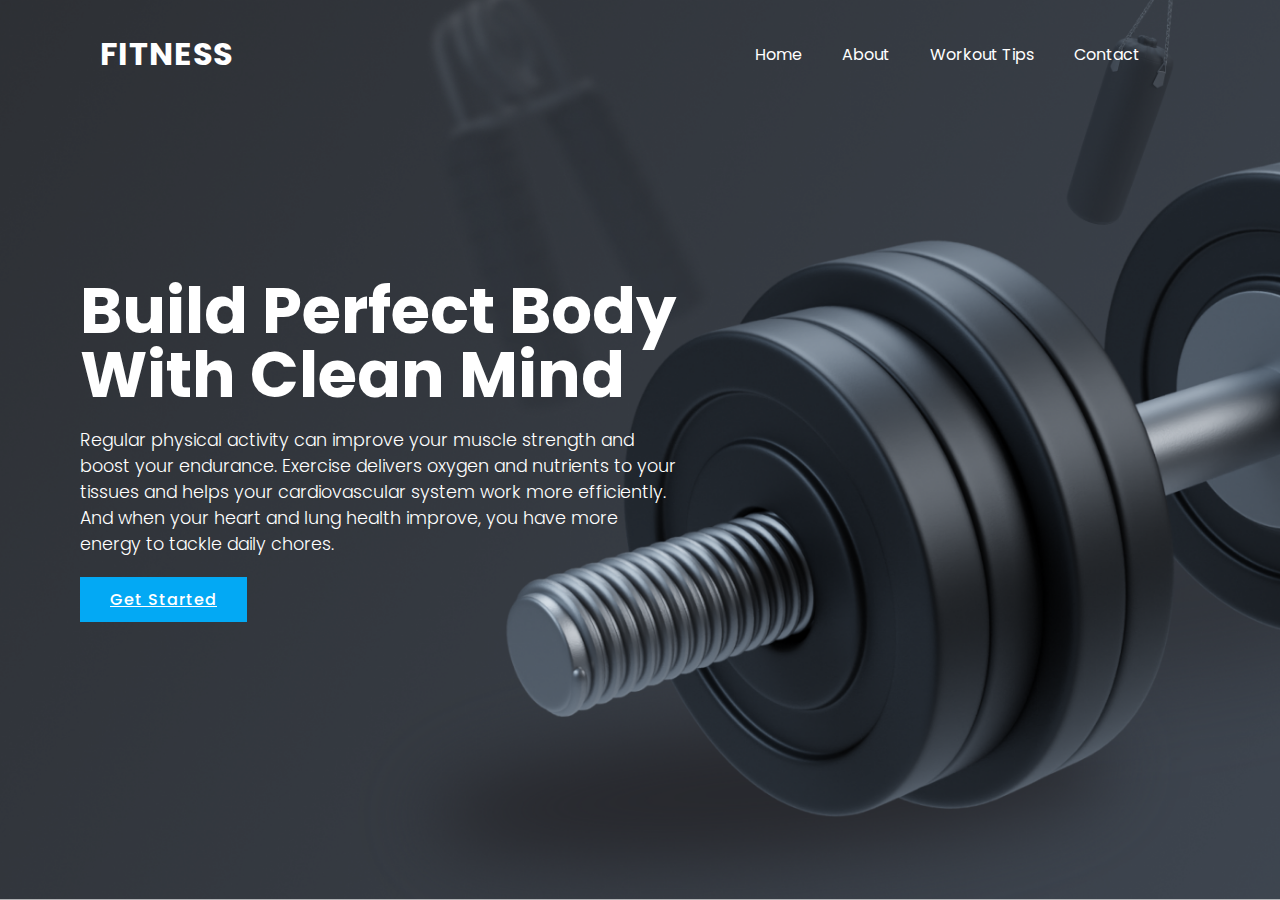
<file: index.html>
<!DOCTYPE html>
<html lang="en">

<head>
    <meta charset="UTF-8">
    <meta name="viewport" content="width=device-width,initial scale=1.0">
    <title>Fitness Website</title>
    <link rel="stylesheet" href="style.css">

</head>

<body>
    <section>
        <header>
            <a href="#" class="logo">Fitness</a>
            <ul class="navigation">
                <li>
                    <a href="#">Home</a>
                </li>
                <li>
                    <a href="#">About</a>
                </li>
                <li>
                    <a href="Main.html">Workout Tips</a>
                </li>
                <li>
                    <a href="#">Contact</a>
                </li>
            </ul>
        </header>
        <div class="content">
            <div class="contentBx">
                <h2>Build Perfect Body </br>With Clean Mind
                </h2>
                <p>Regular physical activity can improve your muscle strength and boost your endurance. Exercise delivers oxygen and nutrients to your tissues and helps your cardiovascular system work more efficiently. And when your heart and lung health
                    improve, you have more energy to tackle daily chores.</p>
                <a href="login.html">Get Started</a>
            </div>
        </div>

    </section>

</body>

</html>
</file>
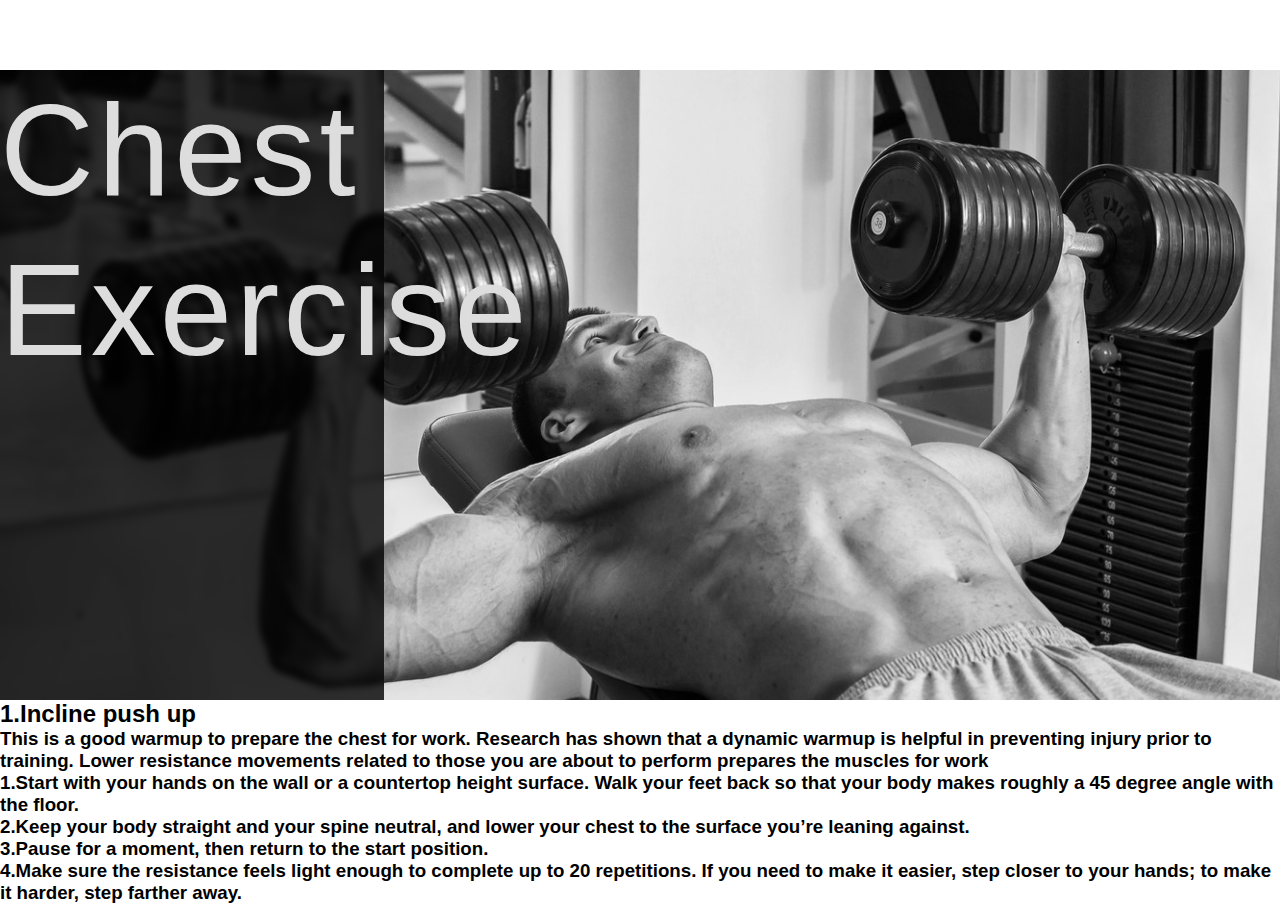
<file: chest.html>
<!DOCTYPE html>
<html lang="en">


<head>
    <meta charset=" UTF-8 ">
    <meta name="viewport" content="width=device-width,initial scale=1.0">
    <link rel="stylesheet" href="chest.css">
    <title>Chest Exercise</title>
</head>

<body>
    <div class="container">
        <div class="content">
            <h1>Chest <br>Exercise</h1>

        </div>
        <div class="sidebar">

        </div>
    </div>

    <div class="heading">
        <h2>
            1.Incline push up
        </h2>
    </div>
    <h3>This is a good warmup to prepare the chest for work. Research has shown that a dynamic warmup is helpful in preventing injury prior to training. Lower resistance movements related to those you are about to perform prepares the muscles for work
    </h3>
    <h3>1.Start with your hands on the wall or a countertop height surface. Walk your feet back so that your body makes roughly a 45 degree angle with the floor.
        <h3>2.Keep your body straight and your spine neutral, and lower your chest to the surface you’re leaning against.</h3>
        <h3>3.Pause for a moment, then return to the start position.</h3>
        <h3>4.Make sure the resistance feels light enough to complete up to 20 repetitions. If you need to make it easier, step closer to your hands; to make it harder, step farther away.</h3>
</body>

</html>
</file>
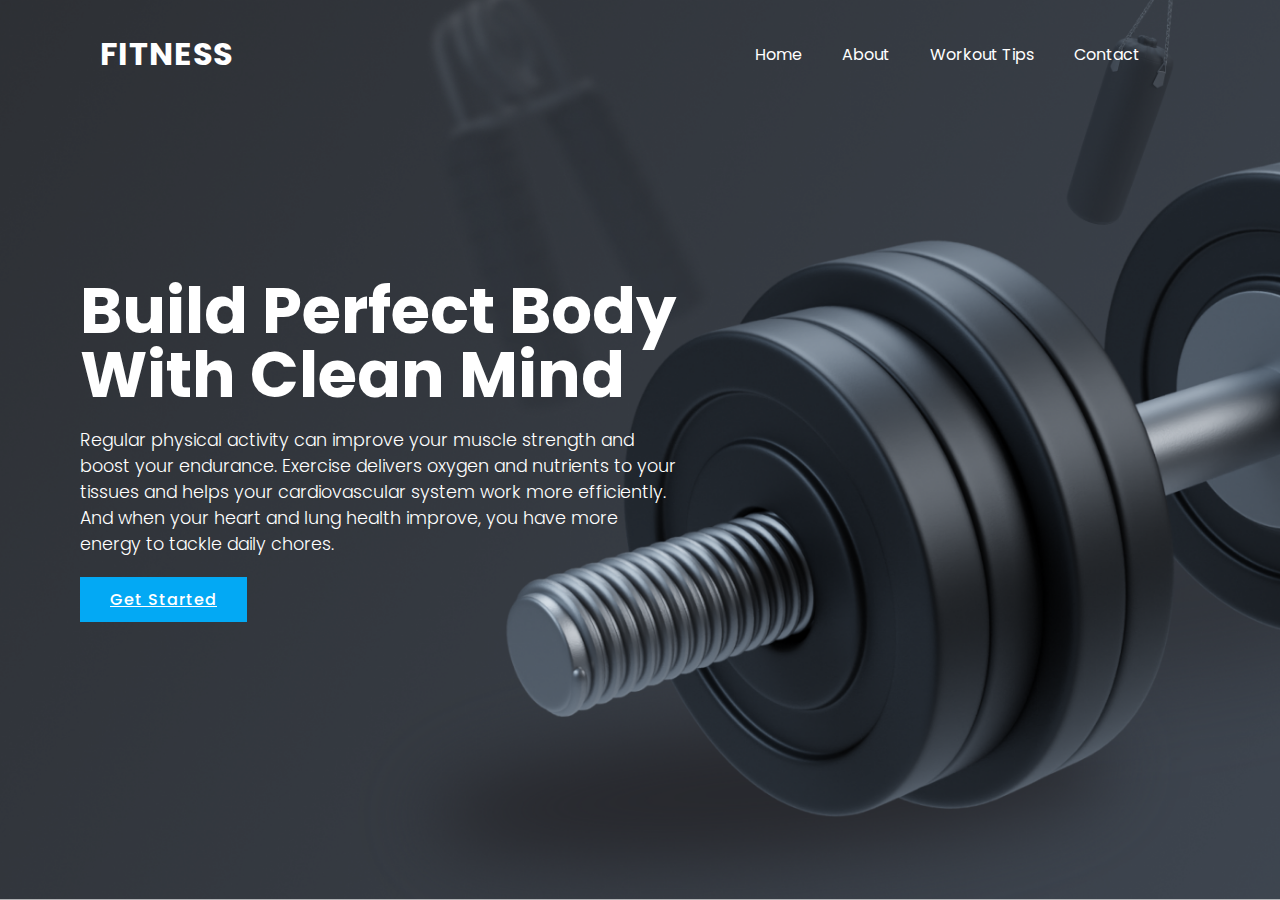
<file: home.html>
<!DOCTYPE html>
<html lang="en">

<head>
    <meta charset="UTF-8">
    <meta name="viewport" content="width=device-width,initial scale=1.0">
    <title>Fitness Website</title>
    <link rel="stylesheet" href="style.css">

</head>

<body>
    <section>
        <header>
            <a href="#" class="logo">Fitness</a>
            <ul class="navigation">
                <li>
                    <a href="#">Home</a>
                </li>
                <li>
                    <a href="#">About</a>
                </li>
                <li>
                    <a href="Main.html">Workout Tips</a>
                </li>
                <li>
                    <a href="#">Contact</a>
                </li>
            </ul>
        </header>
        <div class="content">
            <div class="contentBx">
                <h2>Build Perfect Body </br>With Clean Mind
                </h2>
                <p>Regular physical activity can improve your muscle strength and boost your endurance. Exercise delivers oxygen and nutrients to your tissues and helps your cardiovascular system work more efficiently. And when your heart and lung health
                    improve, you have more energy to tackle daily chores.</p>
                <a href="login.html">Get Started</a>
            </div>
        </div>

    </section>

</body>

</html>
</file>
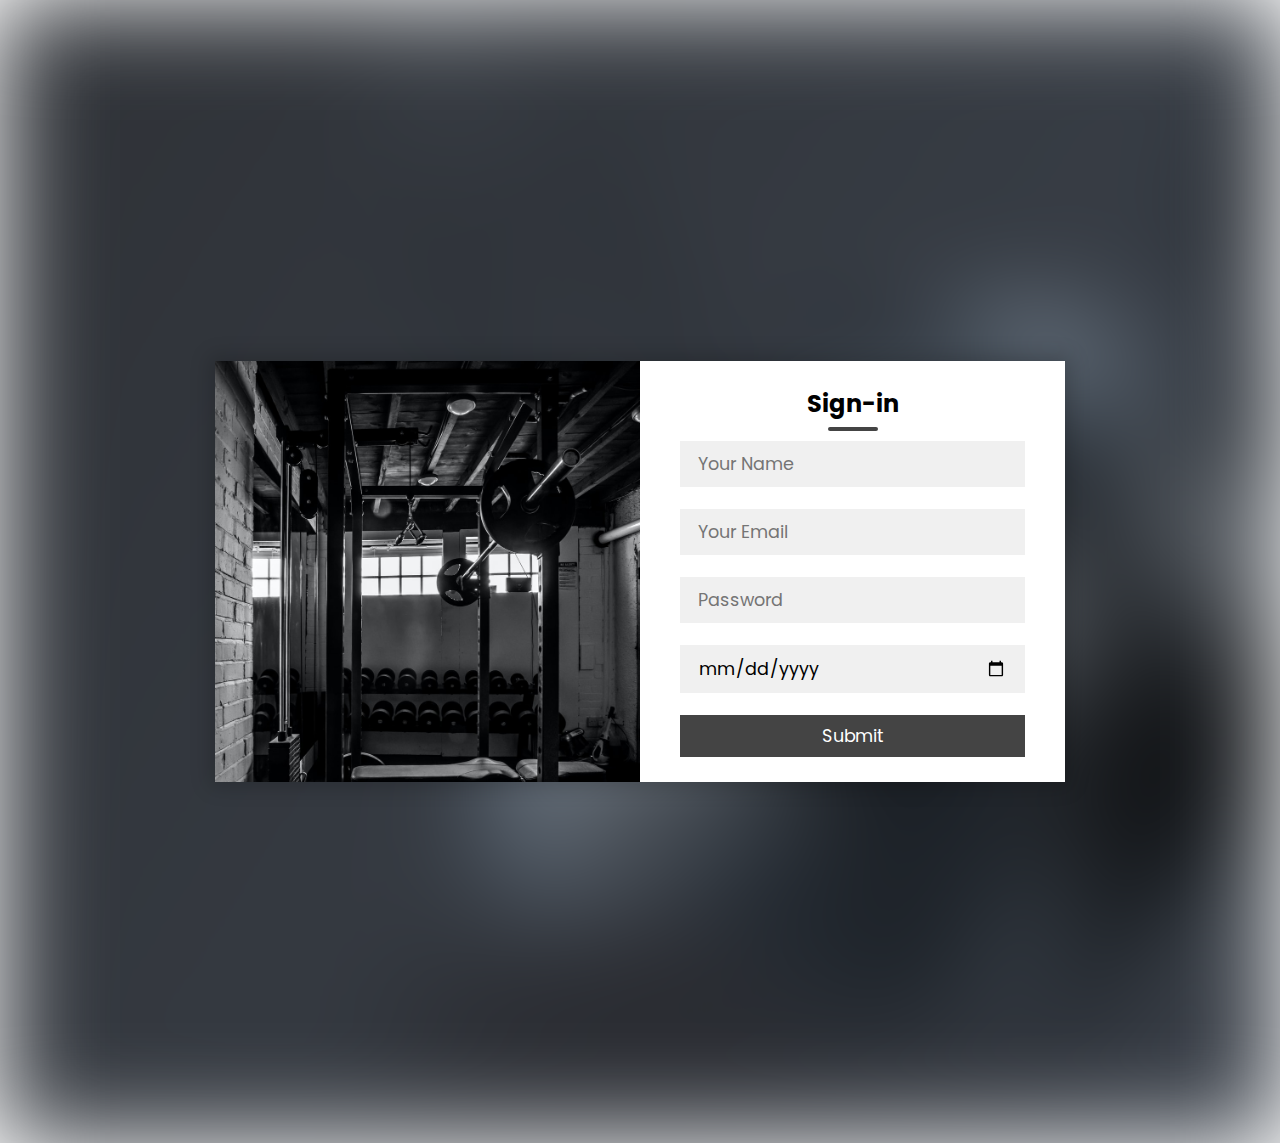
<file: login.html>
<!DOCTYPE html>
<html>

<head>
    <title>Sign-in</title>
    <link rel="stylesheet" type="text/css" href="login.css">
    <meta name="viewport" content="width=device-width,initial-scale=1.0,minimum-scale=1.0,maximum-scale=1.0">
</head>

<body>
    <div class="container">
        <div class="contact-box">
            <div class="left"></div>
            <div class="right">
                <h2>Sign-in</h2>
                <input type="text" class="field" placeholder="Your Name">
                <input type="email" class="field" placeholder="Your Email">
                <input type="password" class="field" placeholder="Password">
                <input type="date" class="field">



                <button class="btn ">Submit</button>
            </div>
        </div>
    </div>
</body>

</html>
</file>
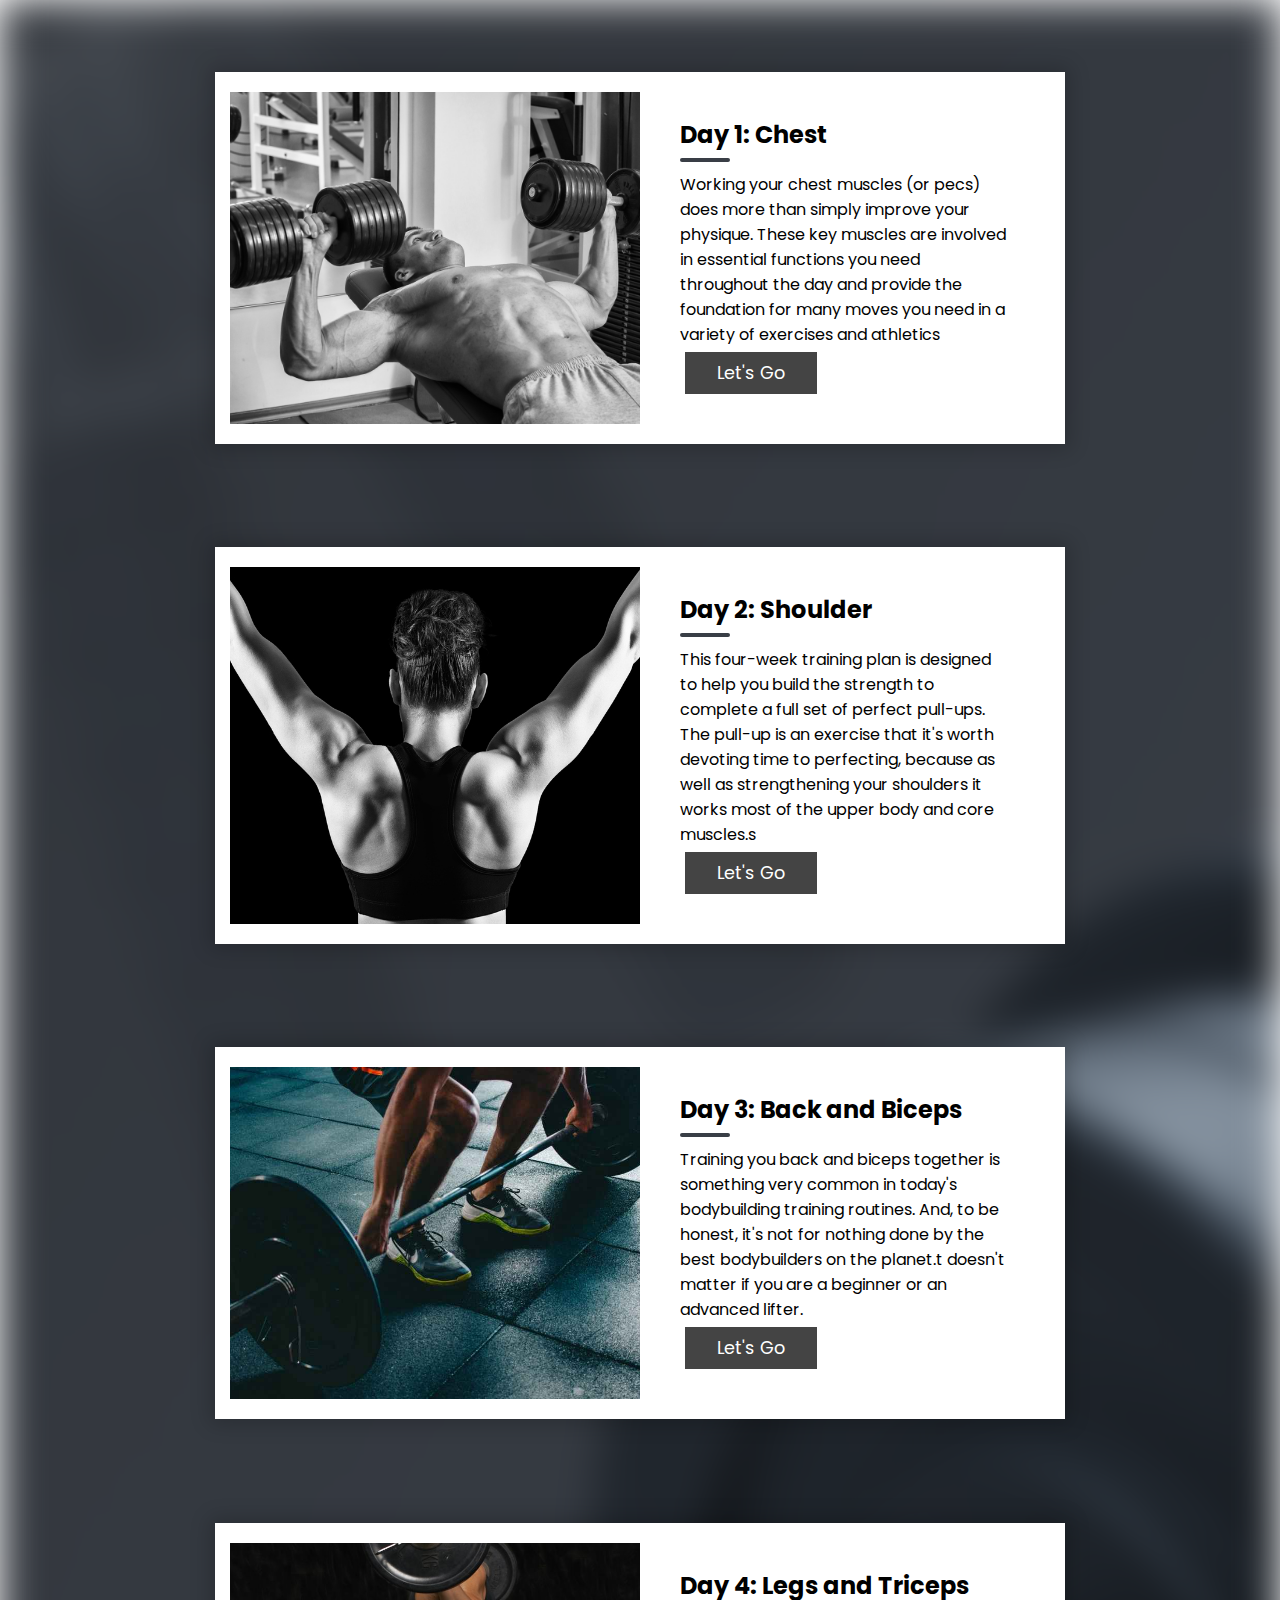
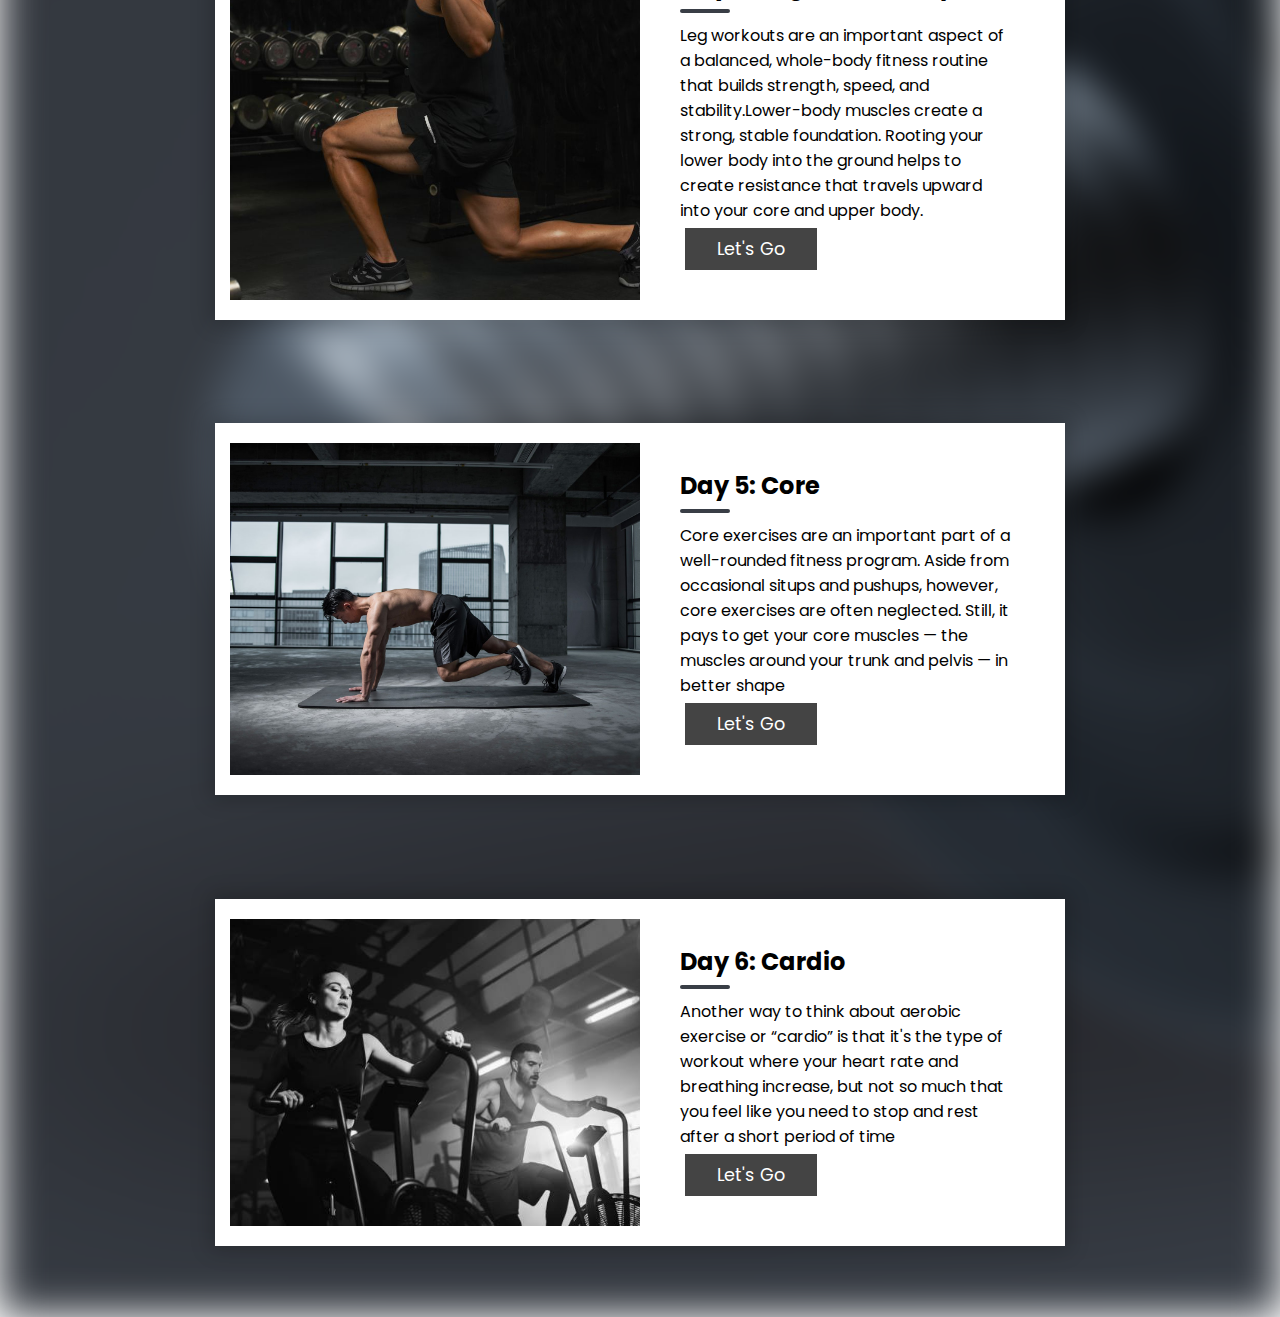
<file: Main.html>
<!DOCTYPE html>
<html lang="en">


<head>
    <meta charset=" UTF-8 ">
    <meta name="viewport" content="width=device-width,initial scale=1.0">
    <link rel="stylesheet " href="Main.css ">
    <title>Gym Plan</title>
</head>



<body>
    <div class="container">
        <div class="Day">
            <div class="left">
            </div>
            <div class=" right ">
                <h2>Day 1: Chest</h2>
                <p>Working your chest muscles (or pecs) does more than simply improve your physique. These key muscles are involved in essential functions you need throughout the day and provide the foundation for many moves you need in a variety of exercises
                    and athletics</p>
                <a href="chest.html"><button class=" btn ">Let's Go</button></a>
            </div>
        </div>
        <div class="Day ">
            <div class="shoulder "></div>
            <div class="right ">
                <h2>Day 2: Shoulder</h2>
                <p>This four-week training plan is designed to help you build the strength to complete a full set of perfect pull-ups. The pull-up is an exercise that it's worth devoting time to perfecting, because as well as strengthening your shoulders
                    it works most of the upper body and core muscles.s</p>
                <a href="#"><button class=" btn ">Let's Go</button></a>
            </div>
        </div>
        <div class="Day ">
            <div class="back "></div>
            <div class="right ">
                <h2>Day 3: Back and Biceps</h2>
                <p>Training you back and biceps together is something very common in today's bodybuilding training routines. And, to be honest, it's not for nothing done by the best bodybuilders on the planet.t doesn't matter if you are a beginner or an
                    advanced lifter. </p>
                <a href="#"><button class=" btn ">Let's Go</button></a>
            </div>
        </div>
        <div class="Day ">
            <div class="legs "></div>
            <div class="right ">
                <h2>Day 4: Legs and Triceps</h2>
                <p>Leg workouts are an important aspect of a balanced, whole-body fitness routine that builds strength, speed, and stability.Lower-body muscles create a strong, stable foundation. Rooting your lower body into the ground helps to create resistance
                    that travels upward into your core and upper body. </p>
                <a href="#"><button class=" btn ">Let's Go</button></a>
            </div>
        </div>
        <div class="Day ">
            <div class="core "></div>
            <div class="right ">
                <h2>Day 5: Core</h2>
                <p>Core exercises are an important part of a well-rounded fitness program. Aside from occasional situps and pushups, however, core exercises are often neglected. Still, it pays to get your core muscles — the muscles around your trunk and
                    pelvis — in better shape </p>
                <a href="#"><button class=" btn ">Let's Go</button></a>
            </div>
        </div>
        <div class="Day ">
            <div class="cardio "></div>
            <div class="right ">
                <h2>Day 6: Cardio</h2>
                <p>Another way to think about aerobic exercise or “cardio” is that it's the type of workout where your heart rate and breathing increase, but not so much that you feel like you need to stop and rest after a short period of time </p>
                <a href="#"><button class=" btn ">Let's Go</button></a>
            </div>
        </div>


    </div>


</body>

</html>
</file>
<file: style.css>
@import url('https://fonts.googleapis.com/css?family=Poppins:200,300,400,500,600,700,800,900&display=swap');
 * {
     margin: 0;
     padding: 0;
     box-sizing: border-box;
     /*box sizing, padding and border are included in the width and height*/
     font-family: 'Poppins', sans-serif;
 }
 
 section {
     position: relative;
     width: 100%;
     min-height: 100vh;
     background: url(fit.png);
     background-size: cover;
     background-position: center;
     display: flex;
     justify-content: flex-start;
     align-items: center;
     padding: 80px;
 }
 
 header {
     position: absolute;
     top: 0;
     left: 0;
     width: 100%;
     padding: 30px 100px;
     display: flex;
     justify-content: space-between;
     align-items: center;
 }
 
 header .logo {
     position: relative;
     font-size: 2em;
     color: #fff;
     text-transform: uppercase;
     font-weight: 700;
     text-decoration: none;
     letter-spacing: 1px;
 }
 
 header .navigation {
     position: relative;
     display: flex;
 }
 
 header .navigation li {
     list-style: none;
 }
 
 header .navigation li a {
     display: inline-block;
     color: #fff;
     margin-right: 40px;
     text-decoration: none;
 }
 
 header .navigation li a:hover {
     color: #03a9f4;
 }
 
 .content {
     max-width: 600px;
 }
 
 .content .contentBx h2 {
     font-size: 4em;
     color: #fff;
     line-height: 1em;
 }
 
 .content .contentBx p {
     font-size: 1.1em;
     color: #fff;
     font-weight: 300;
     margin: 20px 0;
 }
 
 .content .contentBx a {
     display: inline-block;
     padding: 10px 30px;
     background: #03a9f4;
     color: #fff;
     font-weight: 500;
     letter-spacing: 1px;
 }
</file>
<file: chest.css>
@import url('https://fonts.googleapis.com/css2?family=Akaya+Telivigala&family=Noto+Serif+Display:wght@500&display=swap');
* {
    margin: 0;
    padding: 0;
    font-family: 'Poppins', sans-serif;
}

.container {
    height: 70vh;
    width: 100%;
    background-image: url(c.jpg);
    background-size: cover;
    background-position: center;
    position: relative;
}

.content h1 {
    font-size: 130px;
    font-weight: 100;
    color: #DDDDDD;
    margin-top: 70px;
    margin-bottom: 30px;
    letter-spacing: 4px;
    line-height: 160px;
    position: relative;
    z-index: 2;
}

.sidebar {
    width: 30%;
    max-width: 550px;
    height: 100%;
    background: rgba(0, 0, 0, 0.8);
    position: absolute;
    top: 0;
    left: 0;
    z-index: l;
    backdrop-filter: blur(3px);
}

.heading h1 {
    font-size: 100px;
    font-weight: lighter;
    margin-top: 40px;
    margin-bottom: 40px;
}
</file>
<file: login.css>
@import url('https://fonts.googleapis.com/css?family=Poppins:200,300,400,500,600,700,800,900&display=swap');
* {
    padding: 0;
    margin: 0;
    box-sizing: border-box;
    font-family: 'Poppins', sans-serif;
}

body {
    height: 100vh;
    width: 100%;
}

.container {
    position: relative;
    width: 100%;
    height: 127%;
    display: flex;
    justify-content: center;
    align-items: center;
    padding: 20px 100px;
}

.container:after {
    content: '';
    position: absolute;
    width: 100%;
    height: 100%;
    left: 0;
    top: 0;
    background: url("fit.png") no-repeat center;
    background-size: cover;
    filter: blur(50px);
    z-index: -1;
}

.contact-box {
    max-width: 850px;
    display: grid;
    grid-template-columns: repeat(2, 1fr);
    justify-content: center;
    align-items: center;
    text-align: center;
    background-color: #fff;
    box-shadow: 0px 0px 19px 5px rgba(0, 0, 0, 0.19);
}

.left {
    background: url("login.jpg");
    background-size: cover;
    height: 100%;
}

.right {
    padding: 25px 40px;
}

h2 {
    position: relative;
    padding: 0 0 10px;
    margin-bottom: 10px;
}

h2:after {
    content: '';
    position: absolute;
    left: 50%;
    bottom: 0;
    transform: translateX(-50%);
    height: 4px;
    width: 50px;
    border-radius: 2px;
    background-color: #444444;
}

.field {
    width: 100%;
    border: 2px solid rgba(0, 0, 0, 0);
    outline: none;
    background-color: rgba(230, 230, 230, 0.6);
    padding: 0.5rem 1rem;
    font-size: 1.1rem;
    margin-bottom: 22px;
    transition: .3s;
}

.field:hover {
    background-color: rgba(0, 0, 0, 0.1);
}

textarea {
    min-height: 150px;
}

.btn {
    width: 100%;
    padding: 0.5rem 1rem;
    background-color: #444444;
    color: #fff;
    font-size: 1.1rem;
    border: none;
    outline: none;
    cursor: pointer;
    transition: .3s;
}

.btn:hover {
    background-color: #27ae60;
}

.field:focus {
    border: 2px solid rgba(30, 85, 250, 0.47);
    background-color: #fff;
}

@media screen and (max-width: 880px) {
    .contact-box {
        grid-template-columns: 1fr;
    }
    .left {
        height: 200px;
    }
}
</file>
<file: Main.css>
@import url('https://fonts.googleapis.com/css?family=Poppins:200,300,400,500,600,700,800,900&display=swap');
* {
    margin: 0;
    padding: 0;
    box-sizing: border-box;
    font-family: 'Poppins', sans-serif;
}

body {
    display: grid;
    height: 100vh;
    width: 100%;
}

.container {
    position: relative;
    width: 100%;
    height: 127%;
    display: grid;
    justify-content: center;
    align-items: center;
    flex-wrap: wrap;
    padding: 20px 100px;
}

.container:after {
    content: '';
    position: absolute;
    width: 100%;
    height: 100%;
    left: 0;
    top: 0;
    background: url("fit.png") no-repeat center;
    background-size: cover;
    filter: blur(20px);
    z-index: -1;
}

.Day {
    max-width: 850px;
    grid-template-columns: repeat(2, 1fr);
    justify-content: center;
    align-items: center;
    text-align: left;
    background-color: #fff;
    box-shadow: 0px 0px 19px 5px rgba(0, 0, 0, 0.19);
    padding: 20px 15px;
    display: grid;
    flex-direction: column;
}

.left {
    background: url("c.jpg") no-repeat center;
    background-size: cover;
    height: 100%;
}

.shoulder {
    background: url("shoulder.jpg") no-repeat center;
    background-size: cover;
    height: 100%;
}

.back {
    background: url("back.jpeg") no-repeat center;
    background-size: cover;
    height: 100%;
}

.legs {
    background: url("leg.jpg") no-repeat center;
    background-size: cover;
    height: 100%;
}

.core {
    background: url("core.jpg") no-repeat center;
    background-size: cover;
    height: 100%;
}

.cardio {
    background: url("cardio.jpg") no-repeat center;
    background-size: cover;
    height: 100%;
}

.right {
    padding: 25px 40px;
}

h2 {
    position: relative;
    padding: 0 0 10px;
    margin-bottom: 10px;
}

h2:after {
    content: '';
    position: absolute;
    left: 50%;
    bottom: 0;
    transform: translateX(-330%);
    height: 4px;
    width: 50px;
    border-radius: 2px;
    background-color: #393E46;
}

.btn {
    margin: 5px;
    width: 40%;
    padding: 0.5rem 1rem;
    background-color: #444444;
    color: #fff;
    font-size: 1.1rem;
    border: none;
    outline: none;
    cursor: pointer;
    transition: .3s;
}

.btn:hover {
    background-color: black;
}
</file>
